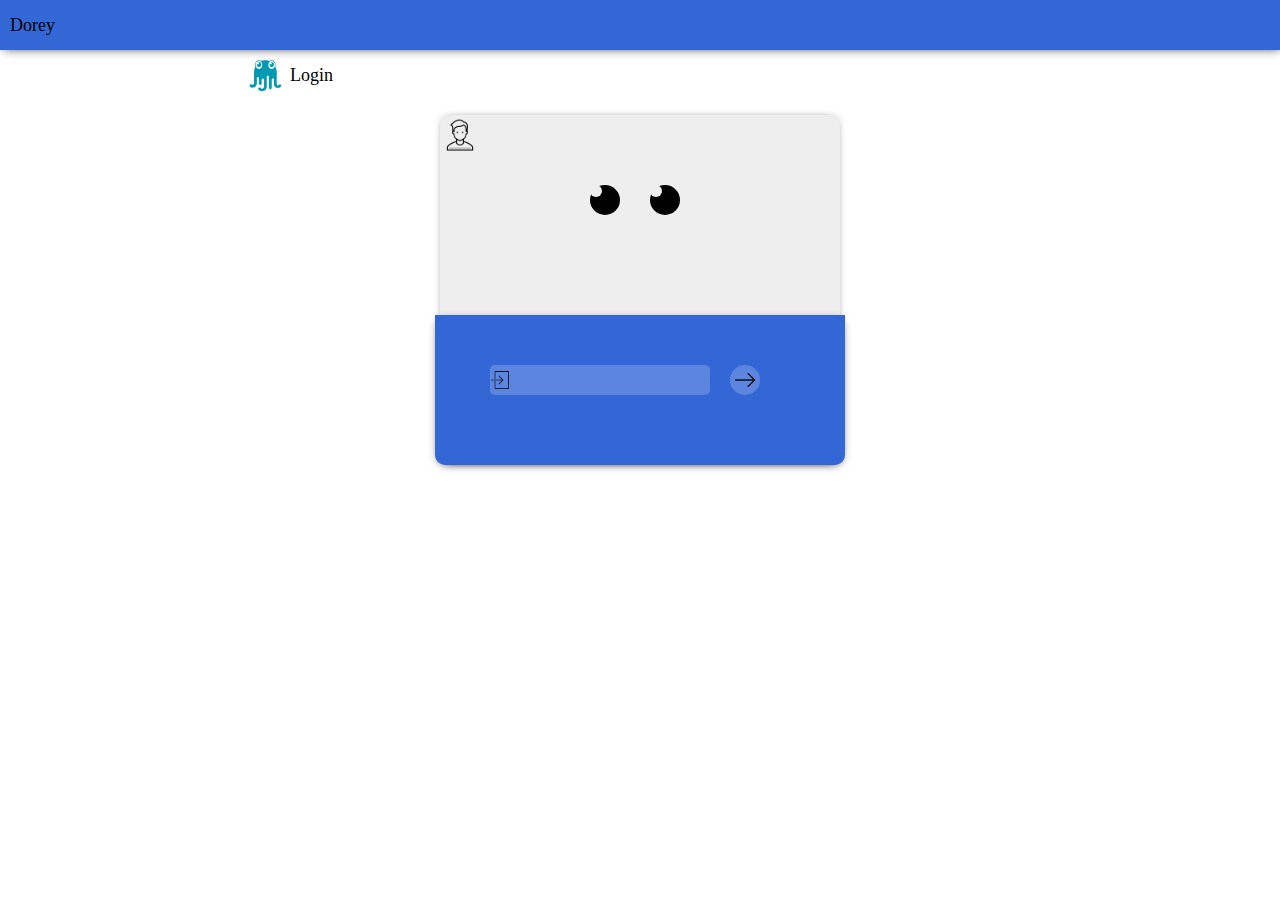
<file: static/index.html>
<!DOCTYPE html>
<html>
<head>

<link rel="stylesheet" type="text/css" href="/static/css/utils.css">
<link rel="stylesheet" type="text/css" href="/static/css/login.css">
<link rel="stylesheet" type="text/css" href="/static/css/eyes_move.css">
<meta charset="US-ASCII">
<title>Smellet</title>

<script type="text/javascript" src="/static/js/jquery.js"></script>


</head>
<body>
	<div class="top">

		<div class="title-1-board sub-top">
			<div class="title  title-1 color-white">Dorey</div>
		</div>

	</div>

	<div class="board" style="width:100%;left:0px;">
		<div class="title-1-board">
			<div class="title-icon line-height50 icon icon-logo icon-2x">
			</div>
			<div class="title  title-1">Login</div>
		</div>
		<div class="main-board" style="box-shadow:0px 0px 0;">
			<!--<img src="./pic/welcome.png" style="float:left;position:relative;top:-155px;left:-100px;">-->
			<div id="login_board">
				<div id="board_head">
					<img src="/static/pic/user.png" height="40px" width="40px">
				</div>
				<div id="board_body">
					<div id="body_img" style="position: relative;box-shadow: 0px 0px 0;">
						<div class="border" id="left_eye">
							<div class="eye_1">
								<div class="eye_2"></div>
							</div>
						</div>
						<div class="border" id="right_eye">
							<div class="eye_1">
								<div class="eye_2"></div>
							</div>
						</div>
					</div>
					
					<div id="bottom_board">
						<div id="input_board">
							<div id="input_icon"></div>
							<input id="password_input" type="password" name="pwd" />
							<div id="check_button" onclick="to()"> </div>
						</div>
					</div>
				</div>
			</div>
		</div>
	</div>
	<script type="text/javascript" src="/static/js/eyes_move.js"></script>
	<script>
	function to()
	{
		window.location.href = "/main";
	}
	</script>
</body>
</html>
</file>
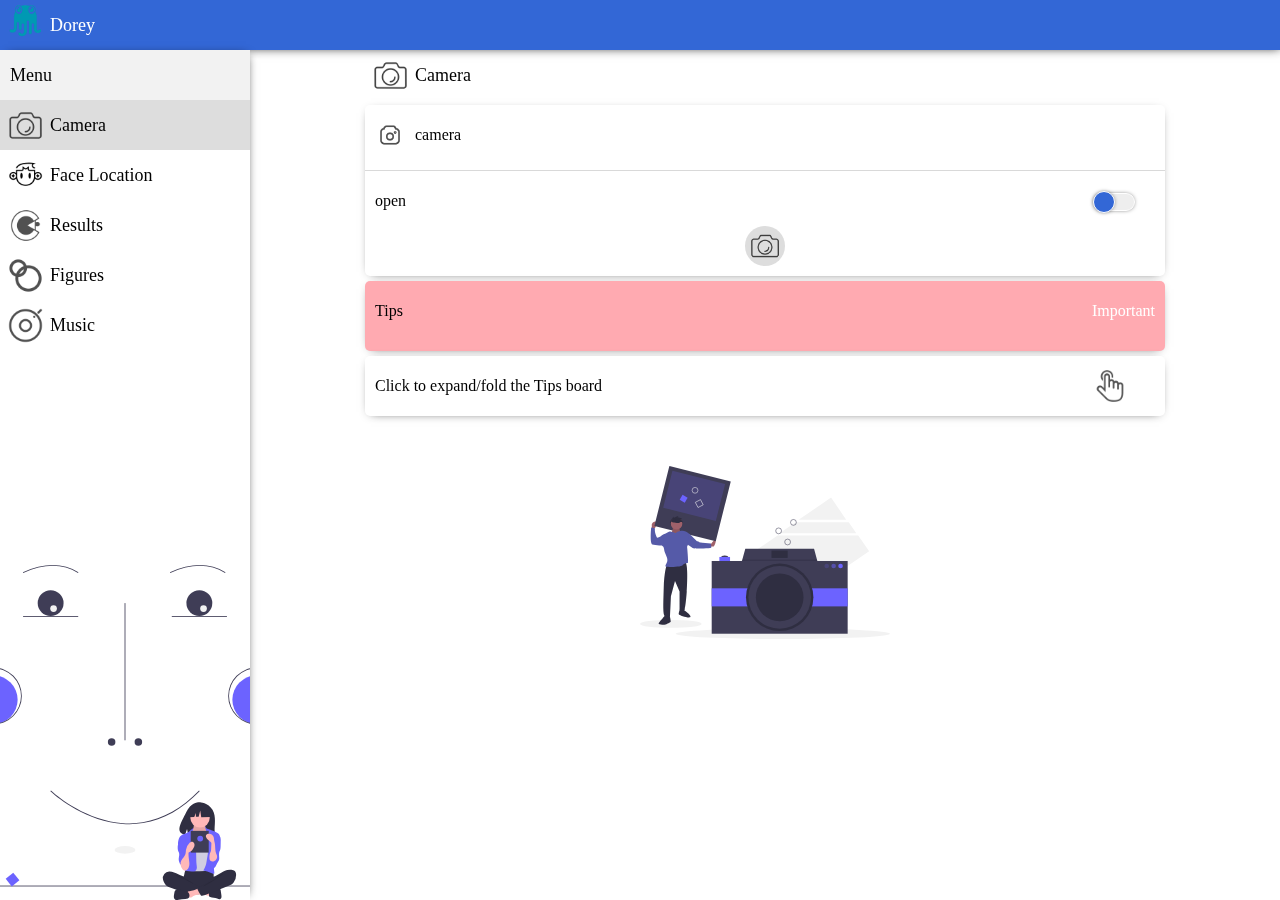
<file: static/main.html>
<!DOCTYPE html>
<html>
<head>
	<meta charset="utf-8" />
	<title>Smellet</title>
	
	<link rel="stylesheet" type="text/css" href="/static/css/utils.css">
	<link rel="stylesheet" type="text/css" href="/static/css/music.css">

</head>
<div id="body_div" style="position:fixed;top:0px;left:0px;height:0px;width:0px;transition:ease .5s;overflow:hidden;">

<div style="min-width: 850px;padding-bottom:20px;" >
<div class="top">

	<div class="title-1-board sub-top">
		<div class="title-icon icon icon-logo icon-2x"></div>
		<div class="title  title-1 white">Dorey</div>
	</div>

</div>
	<!-- Camera -->
	<div class="board">
		<div class="title-1-board">
			<div class="title-icon line-height50 icon icon-camera icon-2x">
			</div>
			<div class="title  title-1">Camera</div>
		</div>
		<div class="main-board">		
            <div class="expandable">
                <div class="title-2-board expand-top" id="video_" expand=0  >
				    <div class="title-icon icon icon-cogs"></div>
				    <div class="title title-2">camera</div>
                </div>
                
                <div class="expand-board"  param=400>
                     <div class="main-camera sub-basic">
				        <video id="cam" style="height:100%;width:100%;"></video>
			         </div>
                </div>
            </div>
            <div class="line"></div>
			<div class="switch">
				<input type="checkbox" id="cam-ctrl" />
				<label>open</label>
			</div>
		
			<div class="title-2-board">
				<button class="btn btn-circle center40 icon icon-camera" onclick="getPic()"></button>
			</div>
		</div>
		<!-- Tips Expandable -->
		<div class="main-board bg-red">
			<div class="expandable">
				<div class="title-2-board expand-top" expand=0 onclick="expand(this)">
					<div class="title title-2">Tips</div>
    	        	<div class="title title-2 right white">Important</div>
				</div>
				<div class="expand-board" param="130">
					<p>You have to sure some conditions as follows:</p>
					<p>A light enviroment</p>
					<p>Unobstructed network</p>
					<p>Face to your camera</p>
				</div>
			</div>
		</div>

		<div class="main-board">
			<div class="title-2-board sub-basic">
				<div class="title title-2">Click to expand/fold the Tips board</div>
    	       	<div class="title title-2 right red icon-click" style="font-size:30px;"></div>
    	   	</div>
		</div>

		<div class="bottom-svg svg-camera"></div>
	</div>
	<!-- Face Location -->
	<div class="board" style="display: none;">
		<div class="title-1-board">
			<div class="title-icon line-height50 icon icon-smile icon-2x">
			</div>
			<div class="title  title-1">Face Location</div>
		</div>
		<div class="main-board">
			<div class='face_box' id='faceBox'></div>
			<canvas id="photo_" height=100 width=800 style="display:block; margin:auto;">
			</canvas>
		</div>
		<div class="main-board" id="face_location_status_board">
			<div class="title-2-board sub-basic">
				<div class="title title-2">
				Face Location Status</div>
    	        <div id="face_location_status" class="title title-2 right blue">Stopped</div>
			</div>
		</div>

		<div class="next">
			<div class="next-arrow" onclick="play_audio()"></div>
			<div class="next-title">Go To Generation Music</div>		
		</div>

		<div class="bottom-svg svg-emotion"></div>

	</div>
	<!-- Results -->
	<div class="board" style="display: none;">
		<div class="title-1-board">
			<div class="title-icon line-height50 icon icon-stack icon-2x">
			</div>
			<div class="title  title-1">Results</div>
		</div>
		<div class="main-board">
			<div class="title-2-board sub-basic">
				<div class="title-icon icon icon-cogs"></div>
				<div class="title title-2">Camera Status</div>
    	        <div class="status right" id="camera_status"></div>
			</div>
			<div class="line"></div>
    	    <div class="title-2-board sub-basic">
    	        <div class="title-icon icon icon-smile"></div>
        	    <div class="title title-2">Face Recognition</div>
				<div class="status right" id="face_status"></div>
        	</div>
    	    <div class="line"></div>
    	    <div class="title-2-board sub-basic">
    	        <div class="title-icon icon icon-smile"></div>
        	    <div class="title title-2">Emotion Detection</div>
				<div class="status right" id="emotion_status"></div>
        	</div>
		</div>

		<div class="bottom-svg svg-results"></div>

	</div>
	<!-- Figures -->
	<div class="board" style="display: none;">
		<div class="title-1-board">
			<div class="title-icon line-height50 icon icon-line-chart icon-2x">
			</div>
			<div class="title  title-1">Figures</div>
		</div>
		<div class="main-board bg-purple">
			<div class="expandable">
				<div class="title-2-board expand-top" expand=0 onclick="expand(this); setTimeout(function(){time_line_show();}, 500)">
					<div class="title-icon icon icon-line"></div>
					<div class="title title-2">Time Line</div>
    	        	<div class="title title-2 right white"></div>
				</div>
				<div class="expand-board" id="figure-timeline" param="250">

				</div>
			</div>
    	    <div class="line"></div>

			<div class="expandable">
				<div class="title-2-board expand-top" expand=0 onclick="expand(this); setTimeout(function(){rate_show();}, 500)">
					<div class="title-icon icon icon-pie"></div>
					<div class="title title-2">Rate</div>
    	        	<div class="title title-2 right white"></div>
				</div>
				<div class="expand-board" id="figure-rate" param="200">

				</div>
			</div>
		</div>

		<div class="bottom-svg svg-figures"></div>

	</div>
	
	<!--DEMO Staring-->
	<!-- Music -->
	<div class="board" style="display: none;">
		<div class="title-1-board">
			<div class="title-icon line-height50 icon icon-music icon-2x">
			</div>
			<div class="title  title-1">Music</div>
		</div>
		<div class="main-board bg-purple">
			<div class="expandable">
				<div id="expandable_music_board" class="title-2-board expand-top" expand=0 onclick="expand(this)">
					<div class="title-icon icon icon-music"></div>
					<div class="title title-2">Music</div>
    	        	<div class="title title-2 right green">Generated</div>
				</div>
				<div class="expand-board" param="280">
					<!--Music Board-->
					<!--<div id="visualizer_wrapper" style="z-index:-1;">
                		<canvas id='music_visulize' width=800 height=130></canvas>
            		</div>-->
					<div id="music" style="position: relative;z-index: 2;margin-top:0px;height:130px;">
						<audio id="audio" loop></audio>
						<!--<canvas id="canvas" height="250" width="550"></canvas>-->
						<div id="music_control">
							<div class="control_board">
								<div class="play_control">
									<div class="change_speed" param="back">
										<div></div>
									</div>
									<div class="play_pause" title="pause">
										<div></div>
									</div>
									<div class="change_speed" param="forward">
										<div style="transform: rotate(180deg);-moz-transform: rotate(180deg);-webkit-transform: rotate(180deg);-o-transform: rotate(180deg);"></div>
									</div>
								</div>
								<div class="process_board">
									<div class="bar">
										<div class="current_bar"></div>
										<span class="time_change" title="current time"></span>
									</div>
									<div class="show_playTime">
										<span class="now_playTime">00:00</span>
										<!--<span class="sum_playTime">00:00</span>-->
									</div>
								</div>
								<div class="volume_board">
									<div class="volume_icon"></div>
									<div class="volume_bar" style="display:none;">
										<div class="current_volume_bar">
											<div class="hover_volume_bar"></div>
											<span class="volume_change" title="current volume"></span>
										</div>
									</div>
								</div>
							</div>
						</div>
					<br/>
				</div>
					<svg id = 'music_show_svg' width = '780px' height = '200px' style="margin-top:-60px;" version = '1.1' xmlns="http://www.w3.org/2000/svg"></svg>
			</div>
					<!---->
				</div>
			</div>
			<div class="main-board">
				<div class="title-2-board sub-basic">
					<div class="title title-2">Click to expand/fold the music board</div>
    	        	<div class="title title-2 right red icon-click" style="font-size:30px;"></div>
    	    	</div>
			</div>
				<div class="bottom-svg svg-music"></div>
		</div>


	</div>
	<!--DEMO Staring-->

	<!-- LEFT MENU  Starting-->
	<div id="left_bar" style="">
			<div class="left-top title title-1">Menu</div>
			<div id="left_list_box">
			</div>
	</div>
	<!-- LEFT MENU Ending-->
</div>
</body>
<script type="text/javascript" src="/static/js/jquery.js"></script>
<script>
	$("#body_div").css({"height":"100%", "width":"100%"})
</script>
<script src="https://code.highcharts.com.cn/highcharts/highcharts.js"></script>
<script src="https://code.highcharts.com.cn/highcharts/modules/exporting.js"></script>
<script src="https://code.highcharts.com.cn/highcharts/modules/oldie.js"></script>
<script src="/static/js/highcharts-zh_CN.js"></script>
<script type="text/javascript" src="/static/js/basic.js"></script>
<script type="text/javascript" src="/static/js/utils.js"></script>
<script type="text/javascript" src="/static/js/music.js"></script>

</html>
</file>
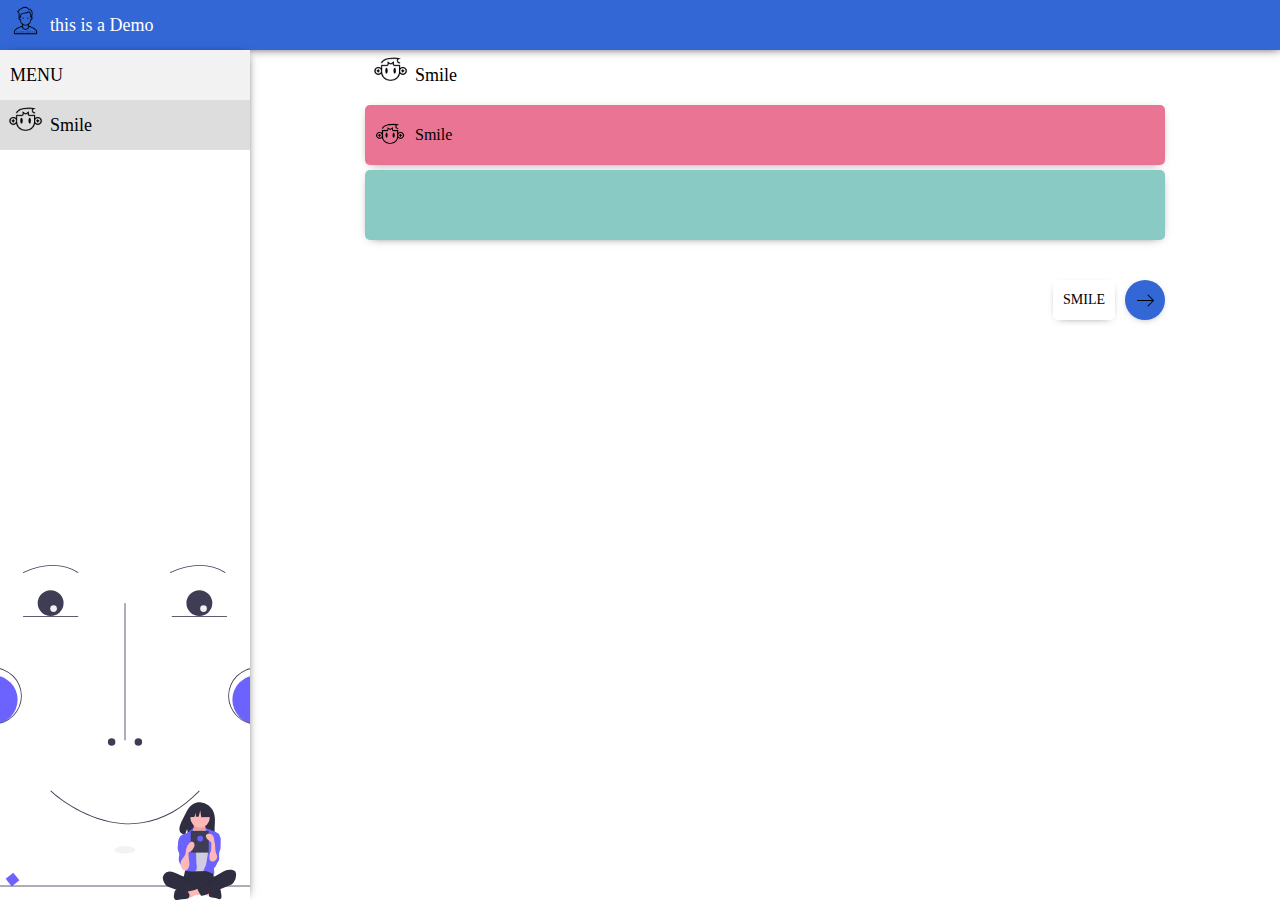
<file: static/new.html>
<!DOCTYPE html>
<html>
<head>
	<title>Demo</title>
	<link rel="stylesheet" type="text/css" href="./css/utils.css">
</head>
<body>
	<div class="top">
		<div class="title-1-board sub-top">
			<div class="title-icon icon icon-bars icon-2x"></div>
			<div class="title title-1 white">this is a Demo</div>
		</div>
	</div>

	<div class="board">
		<div class="title-1-board sub-basic">
			<div class="title-icon icon icon-smile icon-2x"></div>
			<div class="title title-1">Smile</div>
		</div>

		<div class="main-board bg-pink">
			<div class="title-2-board sub-basic">
				<div class="title-icon icon icon-smile"></div>
				<div class="title title-2">Smile</div>
			</div>
		</div>

		<div class="main-board bg-green">
			<div class="expandable">
				<div class="title-2-board expand-top" expand=0 onclick="expand(this)"></div>

				<div class="expand-board" param=200></div>
			</div>
		</div>

		<div class="next">
			<div class="next-arrow"></div>
			<div class="next-title">SMILE</div>
		</div>
	</div>

	<div id="left_bar">
		<div class="left-top title title-1">MENU</div>
		<div id="left_list_box"></div>
	</div>


	<script type="text/javascript" src="./js/jquery.js"></script>
	<script type="text/javascript" src="./js/basic.js"></script>
	<script type="text/javascript" src="./js/utils.js"></script>
</body>
</html>
</file>
<file: static/css/utils.css>
*{margin:0px;padding:0px;/*transition:ease 0.5s;*/}
body{
	overflow-x: hidden;
}
p{
	margin: 5px 10px;
    line-height: 15px;
    background: white;
    padding: 5px;
    color:black;
}
p:hover
{
	background: #EEE;
}
.top
{
	height:50px;
	width:100%;
	box-shadow: 2px 0px 10px -2px #222;
	text-indent: 50px;
	background:#3367d6;
}
.icon
{
	background-size: 30px 30px;
	background-repeat: no-repeat;
	display: block;
	height:100%;
	width:100%;
	background-image: url(../pic/user.png);
	background-position: center;
}
#settings_btn
{
	height:50px;
	width:50px;
	float:left;
}
.main-board{
	background:#fff;
	box-shadow: 0px 2px 10px -6px #222;
	width:800px;
	border-radius:5px;
	margin-top:5px;
	margin-left:calc((100% - 800px)/2);
	padding-top:10px;
	padding-bottom:10px;
}

.bottom-svg{
    position:relative;
    bottom:0px;
    left:0px;
    width:100%;
    height:250px;
    background-size:250px;
    background-position:center 50px;
    background-repeat:no-repeat;
    z-index:-1;
}

.svg-camera{
    background-image:url("../pic/SVGs/camera.svg");
}
.svg-emotion{
    background-image:url("../pic/SVGs/emotion.svg");
}
.svg-results{
    background-image:url("../pic/SVGs/results.svg");
}
.svg-figures{
    background-image:url("../pic/SVGs/figures.svg");
}
.svg-music{
    background-image:url("../pic/SVGs/music.svg");
}
.main-camera{
	background:#000;
	width:800px;
	height: 400px ;
}

.title
{
	position: relative;
	top:0px;
	left:0px;
	display: block;
	float: left;
	height:100%;
	width:200px;
	
	text-align: left;
	color:#000;
	font-family:"microsoft-yahei";
	text-indent:10px;
}

.title-icon
{
	display: block;
	position: relative;
	top:0px;
	left:5px;
	float:left;
	height:40px;
	width:40px;
	line-height: 40px;
	text-align:center;
}
.title-1-board
{
	height:50px;
	width:800px;
	margin-left:calc((100% - 800px)/2);
}

.title-1
{
	font-size:18px;
	line-height:50px;
}

.sub-basic{
	line-height: 50px
}
.sub-basic:hover
{
	background:rgba(0,0,0,0.15);
}
.title-2-board
{
	height:40px;
	width:100%;
}
.title-2
{
	font-size:16px;
	width:500px;
	line-height:40px;
}
.info-board
{
    height:20px;
	width:100%;
    font-size:14px;
    line-height:20px;
    text-indent:80px;
    color:#888;
}
.red
{
    color:red;
}
.green
{
    color:green;
}
.blue
{
	color:#3367d6;
}
.white{
	color:white;
}
.bg-red
{
	background-color:#ffaab1;
}
.bg-green
{
	background-color:#89cac4;
}
.bg-pink
{
	background-color: #ea7494;
}

.bg-purple{
    background-color:#ada8ff;
}
.line
{
	
	height:1px;
	width:800px;
	margin:10px auto;
	background:rgba(0, 0, 0, 0.15);
}


.btn
{
	margin-left: 0;
    height: 50px;
    background-color: #DDD;
    border: 0px;
    cursor:pointer;
    box-shadow: 0px 0px 0px 0px #000;
}
.btn:hover
{
	background-color:#AAA;
}
.btn-circle
{
	height:40px;
	width:40px;
	border-radius: 40px;
}

.line-height50
{
	height:50px;
	line-height: 50px;
}

.center40
{
	margin-left:calc((100% - 40px)/2);
	margin-top:5px;
}
.status{
    height: 20px;
    width: 20px;
    background: #ffaab1;
    border-radius: 20px;
    padding: 0;
    margin: 10px;
    border: 3px solid rgba(255, 255, 255, 0.5);
    box-shadow: 0px 2px 10px -3px #888;
    box-sizing: border-box;
}
.right
{
	float: right;
	width:100px;	
	text-align: right;
	left:0px;
	padding-right:10px;
}

.sub-top
{
	height:50px;
	text-indent:0px;
	margin-left:0px;
}


#left_bar
{
	position:absolute;
	top:50px;
	left:0px;
	height:calc(100% - 50px);
	width:250px;
	background:white;
	box-shadow:2px 0px 10px -6px #000;
	z-index:3;
}

.left-top
{
	background: rgba(0,0,0,0.05);
    height: 50px;
    width: 100%;
    position: absolute;
    margin: 0px;
    top: 0;
    left: 0;
}

#left_list_box
{
	height:calc(100% - 50px);
	width:250px;
	background:white;
	margin-top:50px;
	background-image:url(../pic/left_bg.svg);
	background-position:bottom;
	background-size:320px;
	background-repeat: no-repeat;
}

.left-list-node
{
	height:50px;
	width:250px;
	cursor: pointer;
}
.left-list-node:hover
{
	background:#ddd;
}
.left-list-node-title
{
	font-size:18px;
	width:150px;
	line-height:50px;
}

.board
{
	position:absolute;
	top:50px;
	left:250px;
	z-index:-1;
	height:calc(100% - 50px);
	width:calc(100% - 250px);
	overflow-y:scroll;
	
}
.center-board
{
	width: 100%;
	left:0px;
}
.photo_show
{
	background:red;
	height:40px;
	width:100%;
}
.image-big
{
	height:400px;
	display: block;
	margin:auto;
}
.expand-top
{
	width:100%;
/*	padding-left:30px;
	padding-right:30px;*/
	line-height: 50px;
	cursor:pointer;

}
.expand-top:hover
{
	background:rgba(255,255,255,0.25);
}
.expand-board
{
    width: 780px;
    height: 0px;
    box-shadow: 0px 0px 10px -5px #000;
    overflow: hidden;
    background-color: white;
    margin: 5px 10px;
    border-radius: 5px;
    transition:ease .5s;
}
.expandable
{
	height:100%;
	width:800px;
}

.face_box
{
	height: 100px;
    width: 100px;
    background: rgba(255,255,255,0.25);
    position: relative;
    top: 100px;
    left: 350px;
    margin-top: -100px;
    box-shadow: 0px 2px 10px -6px #000;
    border-radius: 10px;
    background-image: url(../pic/Face_ID.svg);
    background-size: 50px;
    background-repeat: no-repeat;
    background-position: center;
    transition:ease .5s;
}

.next
{
	height:40px;
	margin-top:40px;
	float:right;
	margin-right:calc((100% - 800px)/2);
	margin-bottom: 20px;
}
.next-title
{
	height:40px;
	background:white;
	box-shadow: 0px 2px 10px -6px #222;
	border-radius:5px;
	margin-right:10px;
	float:right;
	line-height: 40px;
	font-size:14px;
	padding:0px 10px;
}
.next-arrow
{
	height:40px;
	width:40px;
	border-radius:20px;
	background:#3367d6;
	background-image:url("../pic/enter.png");
	background-size:25px;
	background-position: center;
	background-repeat: no-repeat;
	box-shadow: 0px 2px 10px -6px #222;
	float:right;
	cursor:pointer;
}
.next-arrow:hover
{
	box-shadow: 0px 2px 10px -2px #222;
}

.icon-2x
{
	background-size: 35px 35px;
}
.icon-logo{
    background-image: url(../pic/logo.png);
}
.icon-logo-white{
    background-image: url(../pic/logo_white.png);
}
.icon-camera
{
	background-image: url(../pic/camera.png);
}
.icon-cogs
{
	background-image: url(../pic/cogs.png);
}
.icon-smile
{
	background-image: url(../pic/biaoqing.png);
}
.icon-stack
{
	background-image: url(../pic/stack.png);
}
.icon-line-chart
{
	background-image: url(../pic/line-chart.png);
}
.icon-music
{
	background-image: url(../pic/music.png);
}
.icon-line{
    background-image: url(../pic/line.png);
}
.icon-pie{
background-image: url(../pic/pie_chart.svg);
}
.icon-click
{
	background-size: 40px 40px;
	background-repeat: no-repeat;
	background-position: center;
	background-image: url(../pic/click.png);
}

input[type=checkbox]{
	/*visibility: hidden;*/
}
.switch
{
	height:40px;
	width:100%;
	line-height:40px;
	text-indent: 10px;
}
.switch input[type=checkbox]
{
	height: 20px;
    float: right;
    width: 20px;
    cursor: pointer;
    position: relative;
    top: 12px;
    right: 50px;
    opacity: 0;
}
.switch input[type=checkbox]:checked{

	right: 30px;
}
.switch input[type=checkbox] +label::before{
	transition: ease 0.5s;
    display: block;
    content:" ";
    width: 40px;
    height: 16px;
    background-color:#EEE; 
    border-radius: 40px;
    box-shadow: 0px 0px 5px -2px #000;
    border: 1px solid #fff;
    float: right;
    margin: 12px 10px;
    line-height: 20px;
}
.switch input[type=checkbox]:checked +label::before{
	background-color: #6999ff;
}
.switch input[type=checkbox]+label::after{
	transition: ease 0.5s;
    display: block;
    text-align: center;
    content: " ";
    font-size: 16px;
    color: white;
    height: 20px;
    width: 20px;
    background: #3367d6;
    border-radius: 20px;
    box-shadow: 0px 0px 5px -2px #000;
    border: 1px solid #fff;
    float: right;
    margin: 10px;
    margin-right: -32px;
    line-height: 20px;
}
.switch input[type=checkbox]:checked +label::after{
	content: " ";
    margin-right: -52px;
}
.message
{
	position: absolute;
    top: calc((100% - 50px) / 2);
    left: calc((100% - 300px)/2);
    height: 40px;
    width: 300px;
    background: #1d1d1d;
    box-shadow: 0px 2px 10px -5px #000;
    line-height: 40px;
    text-align: center;
    border-radius: 20px;
    color: white;
    border: 1px solid #999;
}
</file>
<file: static/css/login.css>
body{
	overflow:hidden;
}

p
{
	text-align:center;
}

#login_board
{
	width:400px;
	margin:auto;
	background:#eee;
	border:0px #000 solid;
	background-size:660px;
	background-position:center;
	border-radius:10px;
	box-shadow:0px 0px 10px -5px #000;
}

#show_board #welcome
{
	height:200px;
	width:500px;
	text-align:center;
	margin-top:70px;
	position:absolute;
	color:white;
}

#show_board #welcome span
{
	margin-top:10px;
	font-size:20px;
	text-align:left;
}

#login_board #board_head
{
	width:400px;
	height:40px;
	text-align:left;
	border-top-left-radius:14px;
	border-top-right-radius:14px;
}

#board_body #body_img
{
	width:100px;
	height:100px;
	margin:30px auto;
	box-shadow: 0px 0px 15px -3px #fff;
	border-radius: 50px;
}

#board_body p{
	font-size:18px;
}

#board_body #input_board 
{
	text-align:center;
	margin: auto;
	width:330px;
	height:30px;
	padding-left: 30px;
}

#input_board #input_icon
{
	height:100%;
	width:20px;
	background-color:rgba(255,255,255,0.2);
	border: 0px solid #000;
	border-right:1px none;
	box-sizing: border-box;
	background-image:url("../pic/input.png");
	background-size:90%;
	background-repeat:no-repeat;
	background-position:center;
	border-top-left-radius: 5px;
	border-bottom-left-radius: 5px;
	float: left;
}

#input_board #password_input
{
	height:100%;
	width:200px;
	padding:0px;
	background:rgba(255,255,255,0.2);
	border: 0px solid #000;
	box-sizing: border-box;
	font-size: 18px;
	border-top-right-radius: 5px;
	border-bottom-right-radius: 5px;
	float: left;
}

#input_board #check_button
{
	height:30px;
	width:30px;
	background:url("../pic/enter.png");
	background-color:rgb(255,255,255,0.2);
	background-size:cover;
	border: 0px solid #000;
	box-sizing: border-box;
	border-radius: 30px;
	float: left;
	cursor:pointer;
	margin-left:20px;
}
#input_board #check_button:hover{
	background-color:rgba(255,255,255,0.7);
}

#footer
{
	height:20px;
	width:100%;
	/*background:-webkit-linear-gradient(#909090, #474747);
	background:-moz-linear-gradient(#909090, #474747);
	background:linear-gradient(#909090, #474747);*/
	position:fixed;
	bottom:0px;
	text-align:center;
	font-size:16px;
	color:white;
}

#bottom_board
{
	height: 100px;
    width: calc(100% + 10px);
    margin-left: -5px;
    box-shadow: 0px 2px 11px -5px #000;
    padding-top: 50px;
    background: #3367d6;
    border-bottom-left-radius: 10px;
    border-bottom-right-radius: 10px;
}
</file>
<file: static/css/eyes_move.css>
.border
{
	height:50px;
	width:40px;
	position:absolute;
	top:0;
	left:0;
}
.eye_1
{
	height:30px;
	width:30px;
	background:black;
	position: absolute;
	top:0px;
	left:0px;
	border-radius:30px;
	transition:ease .5s;
}
.eye_2{
	height:12px;
	width:12px;
	background:#EEE;
	position: absolute;
	top:0px;
	left:0px;
	border-radius:12px;
	transition:ease .5s;
}
#right_eye
{
	margin-left:60px;
}
</file>
<file: static/css/music.css>
#music{
	width:100%;
	height:100%;
	overflow:hidden;
	margin:auto;
	padding-top:20px;
	
}
#music *
{
	transition:0s;
}
#music #music_img{
	height:200px;
	width:200px;
	border-radius:100px;
	box-shadow:0px 0px 10px -2px #000;
	margin:auto;
}
#music p{
	color:#111;
	line-height:70px;
	text-align:center;
	font-size:15px;
}

#music #music_control{

	height:32px;
	width:100%;
	margin-top:30px;
}
/*********Music文件流载入设计***********/
#wrapper
{
	text-align:center;
	margin-top:25px;
}
#wrapper:hover
{
	opacity:1;
}
#uploadedFile
{
	margin-top:10px;
}


/********Music控件css设计*********/

.control_board
{
	background:#EEE;
	border-radius:10px;
	background-size:100%;
	height:16px;
	padding:10px 10px;
	width:500px;
	margin:auto;
}
.play_control
{
	height:100%;
	width:30%;
	float:left;
}
.change_speed
{
	height:100%;
	width:33.3%;
	float:left;
	cursor:pointer;
}
.change_speed div
{
	height:16px;
	width:16px;
	margin:auto;
	background-image:url("/static/pic/music_controls/change_speed.png");
	background-size:cover;
	background-repeat:no-repeat;
	background-position:center;
}
.play_pause
{
	height:100%;
	width:33.4%;
	float:left;
	cursor:pointer;
}
.play_pause div
{
	height:16px;
	width:16px;
	margin:auto;
	background-image:url("/static/pic/music_controls/play.png");
	background-size:cover;
	background-repeat:no-repeat;
	background-position:center;	
}

/**/

.process_board
{
	height:100%;
	width:60%;
	float:left;
}
.bar
{
	height:8px;
	margin-top: 4px;
	width:108px;
	border-radius:20px;
	background-color: rgba(0,0,0,0.8);
	float:left;
}
.bar .current_bar
{
	height:8px;
	width:0px;
	max-width:100px !important;
	float:left;
	border-radius:20px;
	margin-right:-8px;
	background:#3367d6;
}
.bar .time_change
{
	float:left;
	border-top:8px solid #fff;
	border-bottom:8px solid #fff;
	border-left:8px solid #fff;
	border-right:8px solid #fff;
	border-radius:8px;
	margin-top:-4px;
	cursor:pointer;
	box-shadow: 0px 0px 10px -3px #3367d6;
}

.show_playTime
{
	float:left;
	height:100%;
	width:40%;
	text-indent:10px;
}
.show_playTime span
{
	line-height:15px;
	text-align:right;
	display: block;
}
.now_playTime
{
	color:#000;
}
.sum_playTime
{
	color:#aaa;
}
/**/

.volume_board
{
	width:10%;
	height:100%;
	float:left;
}

.volume_icon
{
	height:16px;
	width:16px;
	margin:auto;
	background-image:url("/static/pic/music_controls/volume1.png");
	background-size:cover;
	background-repeat:no-repeat;
	background-position:center;	
	cursor:pointer;
}

.volume_bar
{
	position:relative;
	padding: 3px 5px; 
	top:-65px;
	left:70px;
	height:108px;
	width:8px;
	box-shadow: 0px 0px 1px #000;
	background:rgba(255,255,255,0.8);
}

.volume_bar .current_volume_bar 
{
	height:102px;
	width:8px;
	background:#3367d6;
	border-radius:20px;
}
.hover_volume_bar
{
	height:20px;
	width:100%;
	border-radius:20px;
	background:rgba(0,0,0,0.8);
}
.volume_change
{
	float:left;
	border-top:8px solid #fff;
	border-bottom:8px solid #fff;
	border-left:8px solid #fff;
	border-right:8px solid #fff;
	border-radius:8px;
	margin-left:-4px;
	margin-top:-4px;
	cursor:pointer;
	box-shadow: 0px 0px 10px -3px #005c58;
}

/*****************/

#music::-webkit-scrollbar    /*滚动条整体部分*/
{  
    width: 5px;  
    height:10px;     
   	background-color:black;
}  
#music::-webkit-scrollbar-track       /*scroll轨道背景*/
{  
    -webkit-box-shadow: inset 0 0 6px rgba(0,0,0,0.3);  
    border-radius: 10px; 
    background-color:#e3e2e2;    
    
}
#music::-webkit-scrollbar-thumb  /*滚动条中能上下移动的小块*/
{  
    border-radius: 10px;  
    -webkit-box-shadow: inset 0 0 6px rgba(0,0,0,.3);  
   	background-color:#222;
}
</file>
